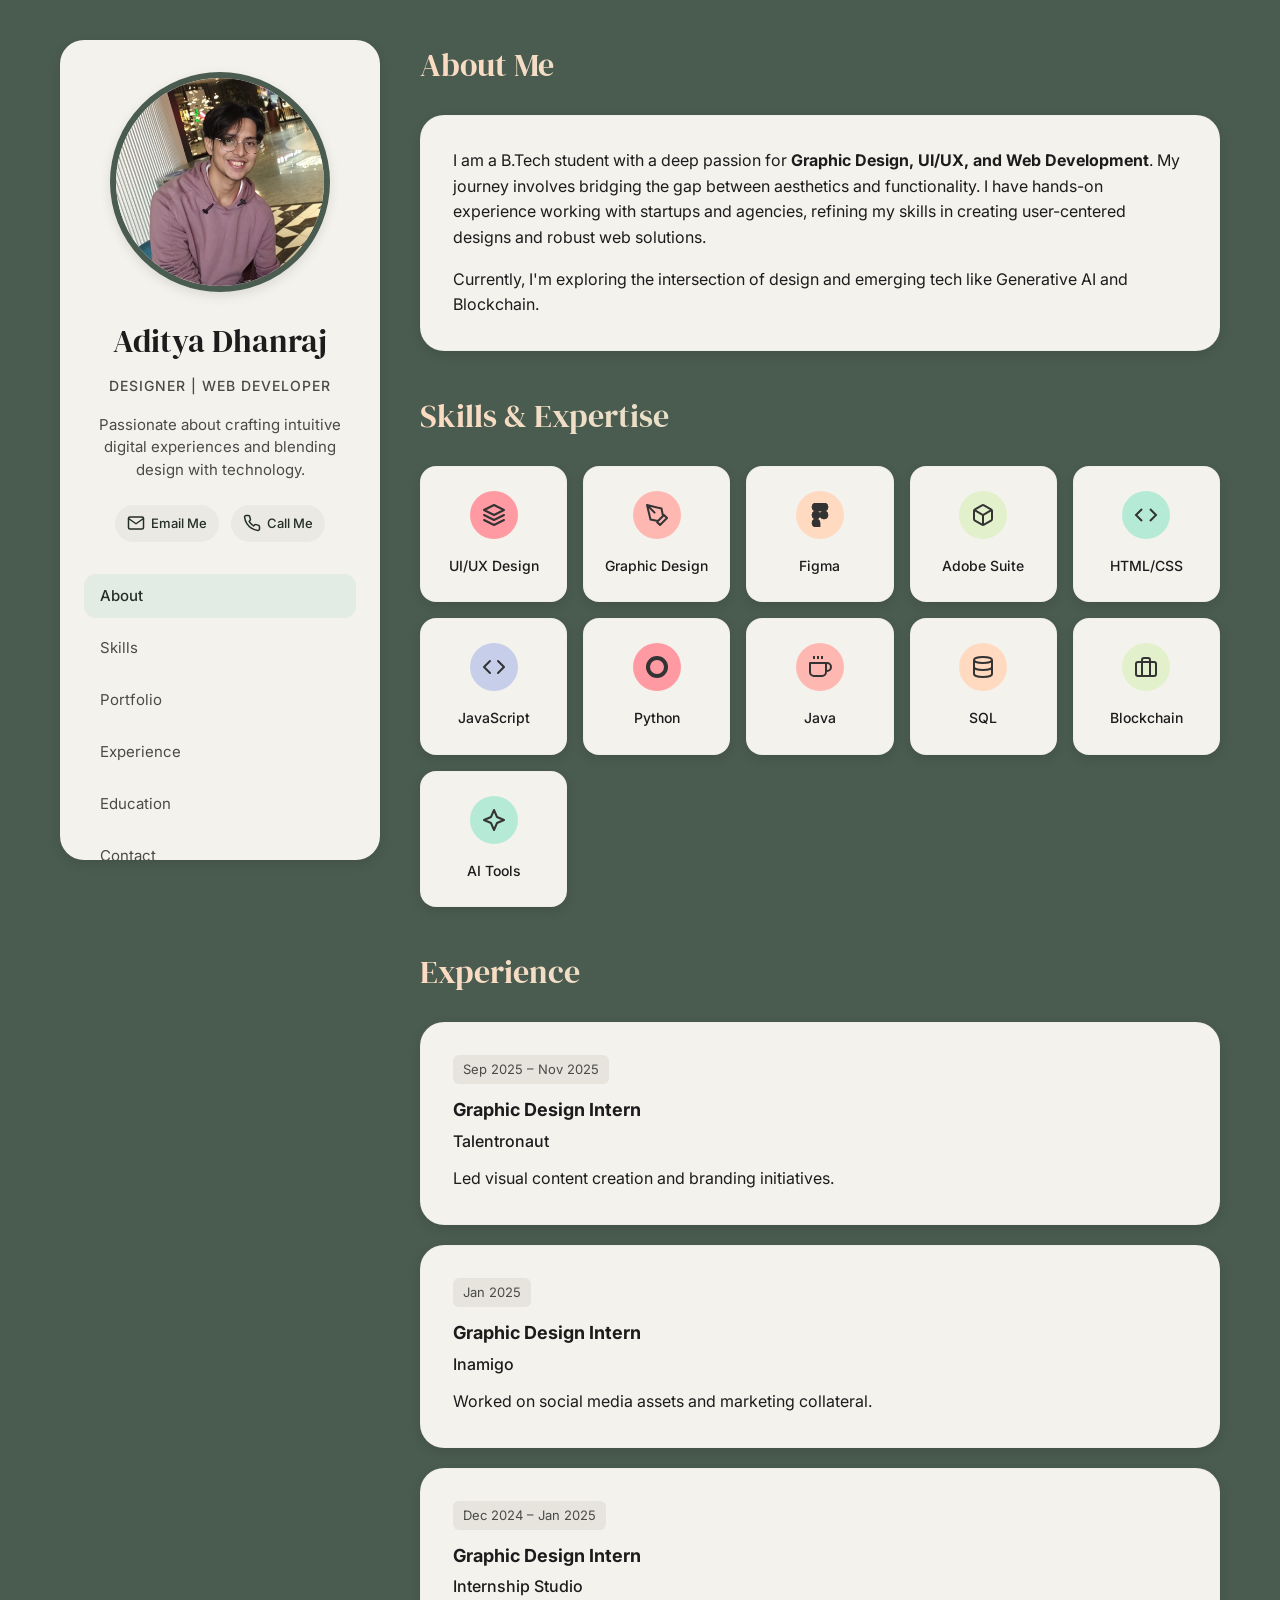
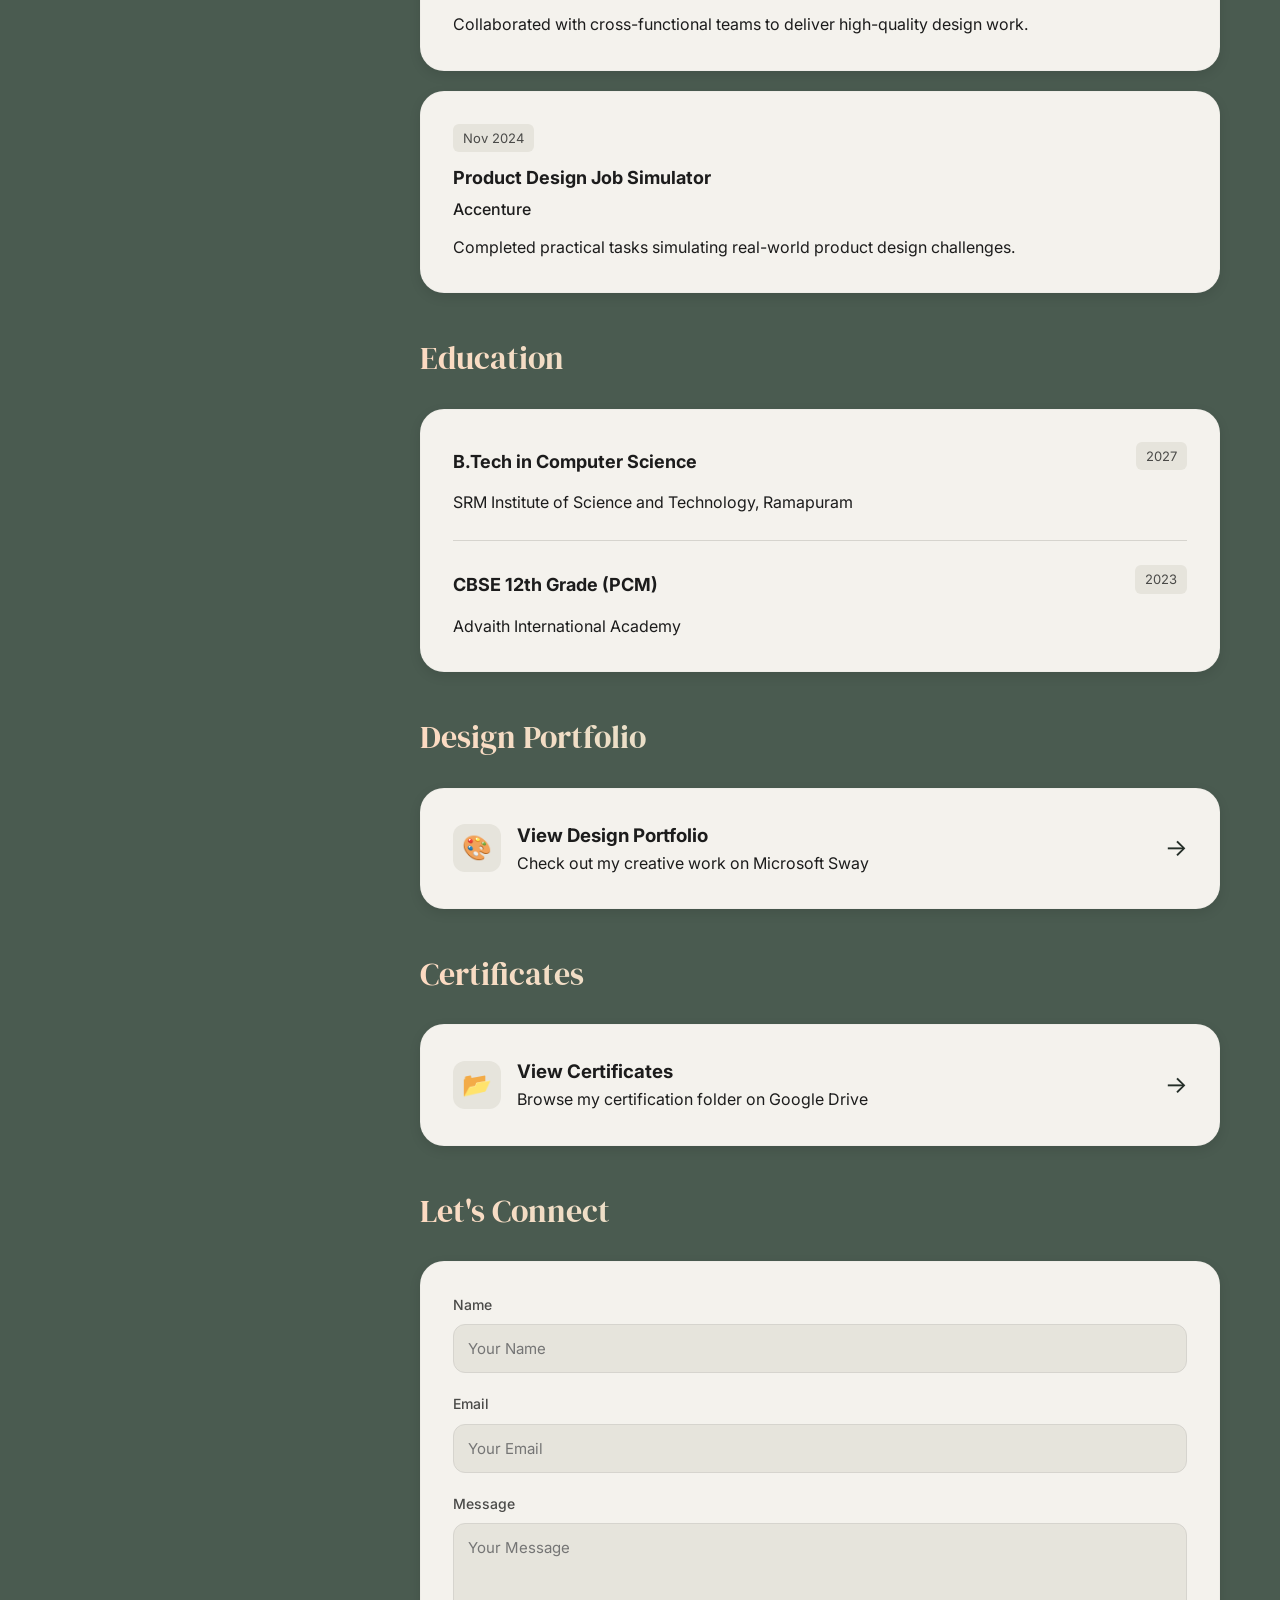
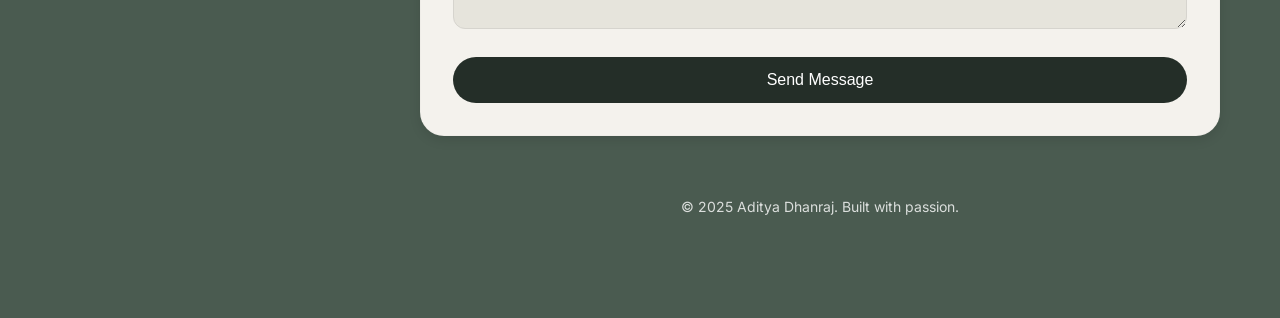
<file: index.html>
<!DOCTYPE html>
<html lang="en">

<head>
    <meta charset="UTF-8">
    <meta name="viewport" content="width=device-width, initial-scale=1.0">
    <title>Aditya Dhanraj - Creative Designer & Developer</title>
    <link rel="preconnect" href="https://fonts.googleapis.com">
    <link rel="preconnect" href="https://fonts.gstatic.com" crossorigin>
    <link
        href="https://fonts.googleapis.com/css2?family=DM+Serif+Display:ital@0;1&family=Inter:wght@300;400;500;600&display=swap"
        rel="stylesheet">
    <link rel="stylesheet" href="style.css">
</head>

<body>

    <div class="layout-grid">
        <!-- Sticky Profile Sidebar -->
        <aside class="sidebar">
            <div class="profile-card fade-in">
                <div class="profile-image-container">
                    <img src="assets/profile.jpeg" alt="Aditya Dhanraj" class="profile-image">
                </div>
                <h1 class="name">Aditya Dhanraj</h1>
                <p class="role">Designer | Web Developer</p>
                <p class="bio-short">Passionate about crafting intuitive digital experiences and blending design with
                    technology.</p>

                <div class="contact-mini">
                    <a href="https://mail.google.com/mail/?view=cm&fs=1&to=dhanrajaditya230@gmail.com" target="_blank"
                        class="contact-link">
                        <svg width="18" height="18" viewBox="0 0 24 24" fill="none" stroke="currentColor"
                            stroke-width="2" stroke-linecap="round" stroke-linejoin="round">
                            <path d="M4 4h16c1.1 0 2 .9 2 2v12c0 1.1-.9 2-2 2H4c-1.1 0-2-.9-2-2V6c0-1.1.9-2 2-2z">
                            </path>
                            <polyline points="22,6 12,13 2,6"></polyline>
                        </svg>
                        Email Me
                    </a>
                    <a href="tel:+918667492194" class="contact-link">
                        <svg width="18" height="18" viewBox="0 0 24 24" fill="none" stroke="currentColor"
                            stroke-width="2" stroke-linecap="round" stroke-linejoin="round">
                            <path
                                d="M22 16.92v3a2 2 0 0 1-2.18 2 19.79 19.79 0 0 1-8.63-3.07 19.5 19.5 0 0 1-6-6 19.79 19.79 0 0 1-3.07-8.67A2 2 0 0 1 4.11 2h3a2 2 0 0 1 2 1.72 12.84 12.84 0 0 0 .7 2.81 2 2 0 0 1-.45 2.11L8.09 9.91a16 16 0 0 0 6 6l1.27-1.27a2 2 0 0 1 2.11-.45 12.84 12.84 0 0 0 2.81.7A2 2 0 0 1 22 16.92z">
                            </path>
                        </svg>
                        Call Me
                    </a>
                </div>

                <nav class="sidebar-nav">
                    <a href="#about" class="nav-link active">About</a>
                    <a href="#skills" class="nav-link">Skills</a>
                    <a href="#portfolio" class="nav-link">Portfolio</a>
                    <a href="#experience" class="nav-link">Experience</a>
                    <a href="#education" class="nav-link">Education</a>
                    <a href="#contact" class="nav-link">Contact</a>
                </nav>

                <div class="social-links">
                    <a href="https://www.linkedin.com/in/aditya-dhanraj-09225726b" target="_blank" class="social-icon"
                        aria-label="LinkedIn">
                        <svg width="18" height="18" viewBox="0 0 24 24" fill="none" stroke="currentColor"
                            stroke-width="2" stroke-linecap="round" stroke-linejoin="round">
                            <path d="M16 8a6 6 0 0 1 6 6v7h-4v-7a2 2 0 0 0-2-2 2 2 0 0 0-2 2v7h-4v-7a6 6 0 0 1 6-6z">
                            </path>
                            <rect x="2" y="9" width="4" height="12"></rect>
                            <circle cx="4" cy="4" r="2"></circle>
                        </svg>
                    </a>
                    <a href="https://github.com/aditya23409876543" target="_blank" class="social-icon"
                        aria-label="GitHub">
                        <svg width="18" height="18" viewBox="0 0 24 24" fill="none" stroke="currentColor"
                            stroke-width="2" stroke-linecap="round" stroke-linejoin="round">
                            <path
                                d="M9 19c-5 1.5-5-2.5-7-3m14 6v-3.87a3.37 3.37 0 0 0-.94-2.61c3.14-.35 6.44-1.54 6.44-7A5.44 5.44 0 0 0 20 4.77 5.07 5.07 0 0 0 19.91 1S18.73.65 16 2.48a13.38 13.38 0 0 0-7 0C6.27.65 5.09 1 5.09 1A5.07 5.07 0 0 0 5 4.77a5.44 5.44 0 0 0-1.5 3.78c0 5.42 3.3 6.61 6.44 7A3.37 3.37 0 0 0 9 18.13V22">
                            </path>
                        </svg>
                    </a>
                </div>
            </div>
        </aside>

        <!-- Main Content Area -->
        <main class="main-content">

            <section id="about" class="content-section fade-in">
                <h2 class="section-title">About Me</h2>
                <div class="card">
                    <p class="text-body">
                        I am a B.Tech student with a deep passion for <strong>Graphic Design, UI/UX, and Web
                            Development</strong>.
                        My journey involves bridging the gap between aesthetics and functionality. I have hands-on
                        experience working with
                        startups and agencies, refining my skills in creating user-centered designs and robust web
                        solutions.
                    </p>
                    <p class="text-body mt-2">
                        Currently, I'm exploring the intersection of design and emerging tech like Generative AI and
                        Blockchain.
                    </p>
                </div>
            </section>

            <section id="skills" class="content-section fade-in">
                <h2 class="section-title">Skills & Expertise</h2>
                <div class="skills-grid-new">
                    <!-- Design -->
                    <div class="skill-item">
                        <div class="skill-icon">
                            <svg viewBox="0 0 24 24" fill="none" class="icon-svg">
                                <path d="M12 2L2 7l10 5 10-5-10-5zM2 17l10 5 10-5M2 12l10 5 10-5" stroke="currentColor"
                                    stroke-width="2" stroke-linecap="round" stroke-linejoin="round" />
                            </svg>
                        </div>
                        <span>UI/UX Design</span>
                    </div>
                    <div class="skill-item">
                        <div class="skill-icon">
                            <svg viewBox="0 0 24 24" fill="none" class="icon-svg">
                                <path d="M12 19l7-7 3 3-7 7-3-3zM18 13l-1.5-7.5L2 2l3.5 14.5L13 18l5-5zM2 2l7.586 7.586"
                                    stroke="currentColor" stroke-width="2" stroke-linecap="round"
                                    stroke-linejoin="round" />
                            </svg>
                        </div>
                        <span>Graphic Design</span>
                    </div>
                    <div class="skill-item">
                        <div class="skill-icon">
                            <svg viewBox="0 0 38 57" fill="none" class="icon-svg">
                                <path d="M19 28.5a9.5 9.5 0 1 1 19 0 9.5 9.5 0 0 1-19 0z" fill="currentColor" />
                                <path d="M0 47.5a9.5 9.5 0 0 1 19 0v9.5H9.5A9.5 9.5 0 0 1 0 47.5z"
                                    fill="currentColor" />
                                <path d="M0 28.5a9.5 9.5 0 1 1 19 0 9.5 9.5 0 0 1-19 0z" fill="currentColor" />
                                <path d="M0 9.5A9.5 9.5 0 0 1 9.5 0h9.5v19H9.5A9.5 9.5 0 0 1 0 9.5z"
                                    fill="currentColor" />
                                <path d="M19 0h9.5a9.5 9.5 0 0 1 0 19H19V0z" fill="currentColor" />
                            </svg>
                        </div>
                        <span>Figma</span>
                    </div>
                    <div class="skill-item">
                        <div class="skill-icon">
                            <svg viewBox="0 0 24 24" fill="none" class="icon-svg">
                                <path
                                    d="M21 16V8a2 2 0 0 0-1-1.73l-7-4a2 2 0 0 0-2 0l-7 4A2 2 0 0 0 3 8v8a2 2 0 0 0 1 1.73l7 4a2 2 0 0 0 2 0l7-4A2 2 0 0 0 21 16z"
                                    stroke="currentColor" stroke-width="2" stroke-linecap="round"
                                    stroke-linejoin="round" />
                                <polyline points="3.27 6.96 12 12.01 20.73 6.96"></polyline>
                                <line x1="12" y1="22.08" x2="12" y2="12"></line>
                            </svg>
                        </div>
                        <span>Adobe Suite</span>
                    </div>

                    <!-- Dev -->
                    <div class="skill-item">
                        <div class="skill-icon">
                            <svg viewBox="0 0 24 24" fill="none" class="icon-svg">
                                <polyline points="16 18 22 12 16 6"></polyline>
                                <polyline points="8 6 2 12 8 18"></polyline>
                            </svg>
                        </div>
                        <span>HTML/CSS</span>
                    </div>
                    <div class="skill-item">
                        <div class="skill-icon">
                            <svg viewBox="0 0 24 24" fill="none" class="icon-svg">
                                <path d="M16 18l6-6-6-6M8 6l-6 6 6 6" stroke="currentColor" stroke-width="2"
                                    stroke-linecap="round" stroke-linejoin="round" />
                            </svg>
                        </div>
                        <span>JavaScript</span>
                    </div>
                    <div class="skill-item">
                        <div class="skill-icon">
                            <svg viewBox="0 0 24 24" fill="none" class="icon-svg">
                                <path
                                    d="M12 2c5.523 0 10 4.477 10 10s-4.477 10-10 10S2 17.523 2 12 6.477 2 12 2zm0 2a8 8 0 1 0 0 16 8 8 0 0 0 0-16z"
                                    stroke="currentColor" stroke-width="2" />
                            </svg>
                        </div>
                        <span>Python</span>
                    </div>
                    <div class="skill-item">
                        <div class="skill-icon">
                            <svg viewBox="0 0 24 24" fill="none" class="icon-svg">
                                <path d="M18 8h1a4 4 0 0 1 0 8h-1M2 8h16v9a4 4 0 0 1-4 4H6a4 4 0 0 1-4-4V8z"
                                    stroke="currentColor" stroke-width="2" stroke-linecap="round"
                                    stroke-linejoin="round" />
                                <line x1="6" y1="1" x2="6" y2="4"></line>
                                <line x1="10" y1="1" x2="10" y2="4"></line>
                                <line x1="14" y1="1" x2="14" y2="4"></line>
                            </svg>
                        </div>
                        <span>Java</span>
                    </div>

                    <!-- Tech -->
                    <div class="skill-item">
                        <div class="skill-icon">
                            <svg viewBox="0 0 24 24" fill="none" class="icon-svg">
                                <ellipse cx="12" cy="5" rx="9" ry="3"></ellipse>
                                <path d="M21 12c0 1.66-4 3-9 3s-9-1.34-9-3"></path>
                                <path d="M3 5v14c0 1.66 4 3 9 3s9-1.34 9-3V5"></path>
                            </svg>
                        </div>
                        <span>SQL</span>
                    </div>
                    <div class="skill-item">
                        <div class="skill-icon">
                            <svg viewBox="0 0 24 24" fill="none" class="icon-svg">
                                <rect x="2" y="7" width="20" height="14" rx="2" ry="2"></rect>
                                <path d="M16 21V5a2 2 0 0 0-2-2h-4a2 2 0 0 0-2 2v16"></path>
                            </svg>
                        </div>
                        <span>Blockchain</span>
                    </div>
                    <div class="skill-item">
                        <div class="skill-icon">
                            <svg viewBox="0 0 24 24" fill="none" class="icon-svg">
                                <path d="M12 2L15 9 22 12 15 15 12 22 9 15 2 12 9 9z" stroke="currentColor"
                                    stroke-width="2" stroke-linejoin="round" />
                            </svg>
                        </div>
                        <span>AI Tools</span>
                    </div>
                </div>
            </section>

            <section id="experience" class="content-section fade-in">
                <h2 class="section-title">Experience</h2>

                <div class="timeline">
                    <div class="card timeline-item">
                        <span class="date">Sep 2025 – Nov 2025</span>
                        <h3>Graphic Design Intern</h3>
                        <h4>Talentronaut</h4>
                        <p>Led visual content creation and branding initiatives.</p>
                    </div>

                    <div class="card timeline-item">
                        <span class="date">Jan 2025</span>
                        <h3>Graphic Design Intern</h3>
                        <h4>Inamigo</h4>
                        <p>Worked on social media assets and marketing collateral.</p>
                    </div>

                    <div class="card timeline-item">
                        <span class="date">Dec 2024 – Jan 2025</span>
                        <h3>Graphic Design Intern</h3>
                        <h4>Internship Studio</h4>
                        <p>Collaborated with cross-functional teams to deliver high-quality design work.</p>
                    </div>

                    <div class="card timeline-item">
                        <span class="date">Nov 2024</span>
                        <h3>Product Design Job Simulator</h3>
                        <h4>Accenture</h4>
                        <p>Completed practical tasks simulating real-world product design challenges.</p>
                    </div>
                </div>
            </section>

            <section id="education" class="content-section fade-in">
                <h2 class="section-title">Education</h2>
                <div class="card">
                    <div class="edu-item">
                        <div class="edu-header">
                            <h3>B.Tech in Computer Science</h3>
                            <span class="date">2027</span>
                        </div>
                        <p>SRM Institute of Science and Technology, Ramapuram</p>
                    </div>
                    <hr class="divider">
                    <div class="edu-item">
                        <div class="edu-header">
                            <h3>CBSE 12th Grade (PCM)</h3>
                            <span class="date">2023</span>
                        </div>
                        <p>Advaith International Academy</p>
                    </div>
                </div>
            </section>

            <section id="portfolio" class="content-section fade-in">
                <h2 class="section-title">Design Portfolio</h2>
                <a href="https://sway.cloud.microsoft/4iTVu0WP2Vy2KkqE?ref=Link&loc=mysways" target="_blank"
                    class="card link-card">
                    <div class="link-card-content">
                        <div class="icon-box">🎨</div>
                        <div>
                            <h3>View Design Portfolio</h3>
                            <p>Check out my creative work on Microsoft Sway</p>
                        </div>
                    </div>
                    <div class="arrow">→</div>
                </a>
            </section>

            <section id="certificates" class="content-section fade-in">
                <h2 class="section-title">Certificates</h2>
                <a href="https://drive.google.com/drive/folders/114IolFlKQ2Xmfeh9mpmD2cZw5xXHDcrh" target="_blank"
                    class="card link-card">
                    <div class="link-card-content">
                        <div class="icon-box">📂</div>
                        <div>
                            <h3>View Certificates</h3>
                            <p>Browse my certification folder on Google Drive</p>
                        </div>
                    </div>
                    <div class="arrow">→</div>
                </a>
            </section>

            <section id="contact" class="content-section fade-in">
                <h2 class="section-title">Let's Connect</h2>
                <form class="card contact-form" action="https://formspree.io/f/xrbzdvlq" method="POST">
                    <div class="form-group">
                        <label for="name">Name</label>
                        <input type="text" id="name" name="name" placeholder="Your Name" required>
                    </div>
                    <div class="form-group">
                        <label for="email">Email</label>
                        <input type="email" id="email" name="email" placeholder="Your Email" required>
                    </div>
                    <div class="form-group">
                        <label for="message">Message</label>
                        <textarea id="message" name="message" rows="4" placeholder="Your Message" required></textarea>
                    </div>
                    <button type="submit" class="btn-primary">Send Message</button>
                </form>
            </section>

            <footer class="footer">
                <p>&copy; 2025 Aditya Dhanraj. Built with passion.</p>
            </footer>

        </main>
    </div>

    <script src="script.js"></script>
</body>


</html>
</file>
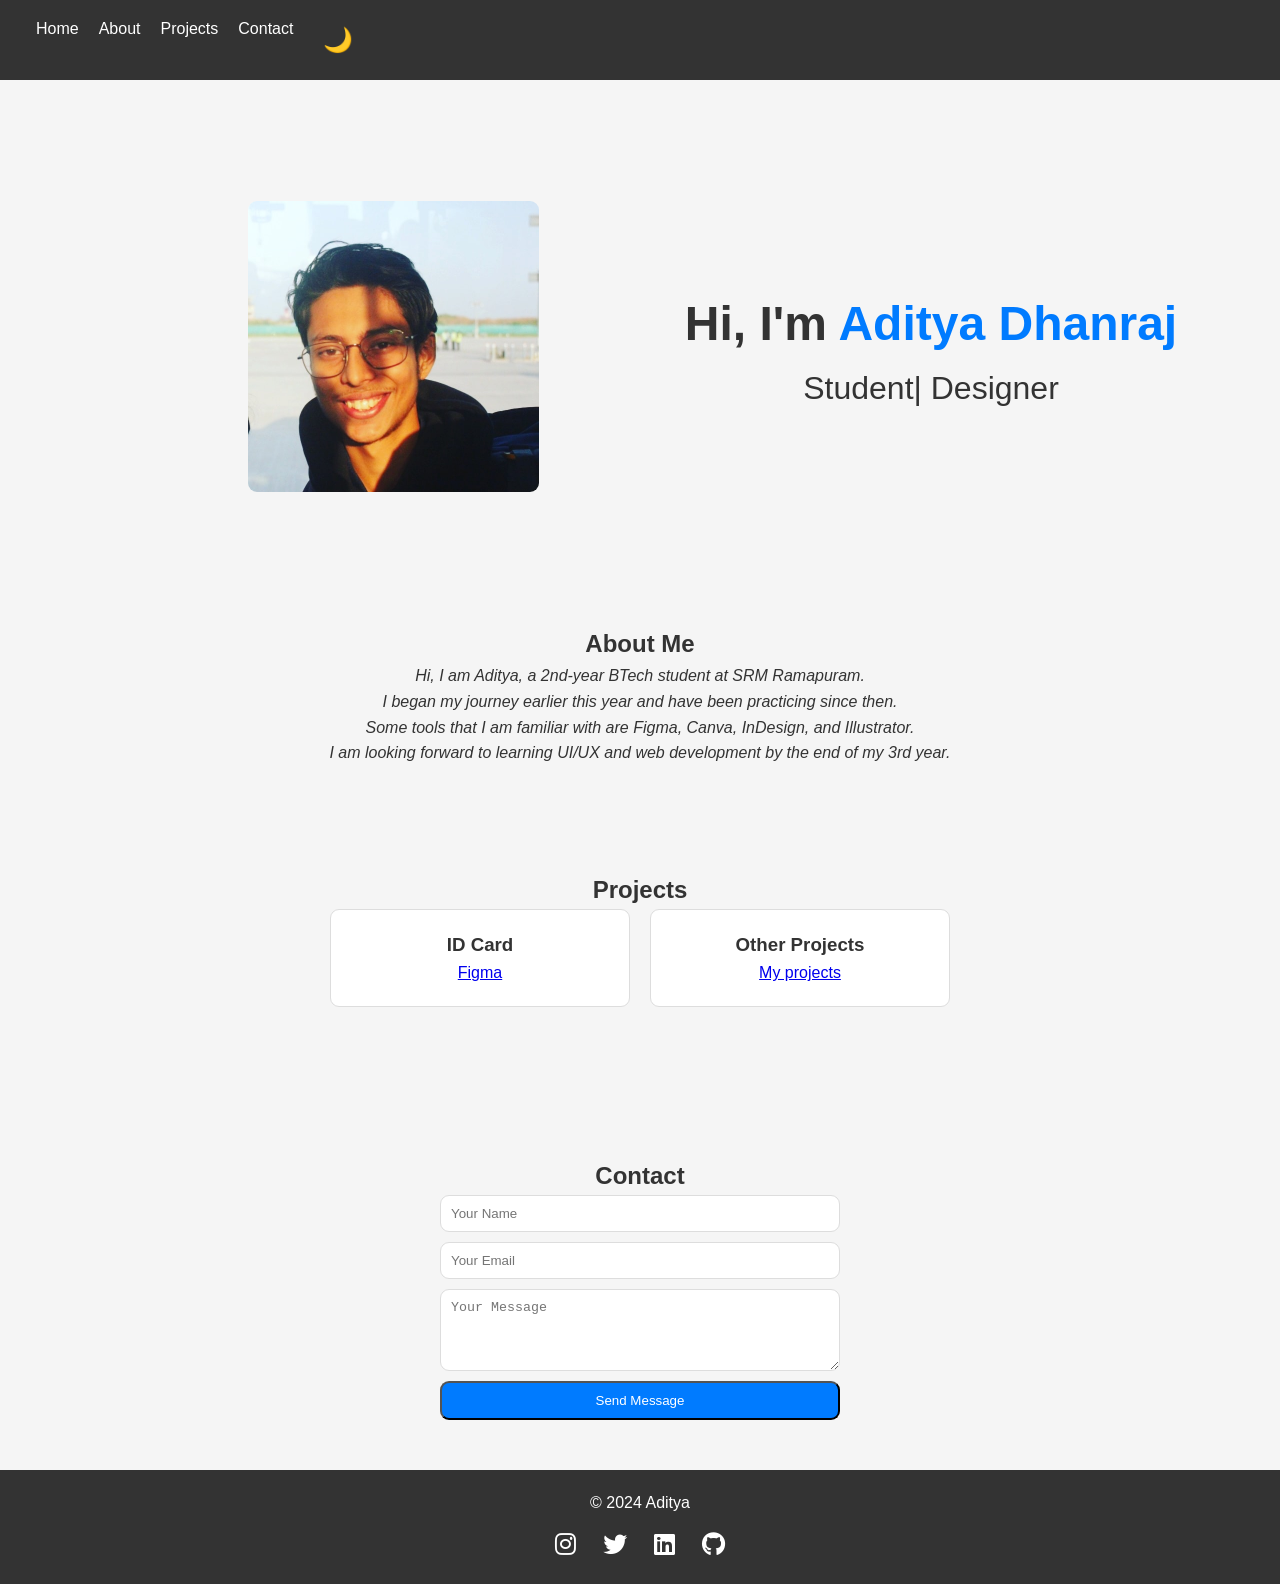
<file: portfolio/index.html>
<!DOCTYPE html>
<html lang="en">
<head>
    <meta charset="UTF-8">
    <meta name="viewport" content="width=device-width, initial-scale=1.0">
    <title>My Portfolio</title>
    <link rel="stylesheet" href="css/style.css">
    <link rel="stylesheet" href="https://cdnjs.cloudflare.com/ajax/libs/font-awesome/6.0.0-beta3/css/all.min.css">

</head>
<body>
    <header>
        <nav>
          
              
            <ul class="nav-links">
                <li><a href="#home">Home</a></li>
                <li><a href="#about">About</a></li>
                <li><a href="#projects">Projects</a></li>
                <li><a href="#contact">Contact</a></li>
                <li><button class="theme-toggle" id="theme-toggle">🌙</button></li>
            </ul>
        </nav>
    </header>

    <!-- Rest of your page content -->
    <section id="home">
        <div class="logo-container">
            <a href="#foot"><img src="my pic.jpeg" alt="3D Hovering Logo" class="logo"></a>
        </div>
        <div class="intro">
            <h1>Hi, I'm <span>Aditya Dhanraj</span></h1>
            <p>Student| Designer</p>
        </div>
    </section>

    <section id="about">
        <h2>About Me</h2>
        <p>
            <i>
                Hi, I am Aditya, a 2nd-year BTech student at SRM Ramapuram.<br>
                I began my journey earlier this year and have been practicing since then.<br>
                Some tools that I am familiar with are Figma, Canva, InDesign, and Illustrator.<br>
                I am looking forward to learning UI/UX and web development by the end of my 3rd year.
            </i>
        </p>
        
    </section>

    <section id="projects">
        <h2>Projects</h2>
        <div class="projects-container">
            <div class="project">
                <h3>ID Card</h3>
                <p><a href="https://www.figma.com/design/AhWtKeOGu5Izcp2zM3f2Ys/Untitled-(Copy)?m=auto&t=sSEpO5o9ACSVsRZ7-6">Figma</a></p>
            </div>
            <div class="project">
                <h3>Other Projects</h3>
                <p><a href="https://sway.cloud.microsoft/4iTVu0WP2Vy2KkqE?ref=Link&loc=play">My projects</a></p>
            </div>
        </div>
    </section>

    <section id="contact">
        <h2>Contact</h2>
        <form action="https://formspree.io/f/xrbzdvlq" method="POST">
            <input type="text" name="name" placeholder="Your Name" required>
            <input type="email" name="email" placeholder="Your Email" required>
            <textarea name="message" rows="4" placeholder="Your Message" required></textarea>
            <button type="submit">Send Message</button>
        </form>
        
    </section>

    <footer>
        <section id="foot">
        <p>© 2024 Aditya</p>
        <div class="social-icons">
            <a href="https://www.instagram.com/__https.aditya__?utm_source=ig_web_button_share_sheet&igsh=ZDNlZDc0MzIxNw==" target="_blank">
                <i class="fab fa-instagram"></i>
            </a>
            <a href="https://x.com/Aditya250189455?t=fKO1JxmdLKlGTw64EDZP6Q&s=09" target="_blank">
                <i class="fab fa-twitter"></i>
            </a>
            <a href="https://www.linkedin.com/in/aditya-dhanraj-09225726b?utm_source=share&utm_campaign=share_via&utm_content=profile&utm_medium=android_app" target="_blank">
                <i class="fab fa-linkedin"></i>
            </a>
            <a href="https://github.com/aditya23409876543" target="_blank">
                    <i class="fab fa-github"></i>
            </a>
        </div>
        </section>
    </footer>
    

    <script src="js/main.js"></script>
</body>
</html>
</file>
<file: style.css>
:root {
    --bg-color: #4A5B50;
    /* Olive Green Background */
    --surface-color: #F4F2ED;
    /* Soft Beige Cards */
    --element-bg: #E6E4DC;
    /* Light element background */
    --accent-color: #242E28;

    /* Vibrant Palette */
    --color-1: #FF9AA2;
    /* Pastel Pink */
    --color-2: #FFB7B2;
    /* Pastel Salmon */
    --color-3: #FFDAC1;
    /* Pastel Peach */
    --color-4: #E2F0CB;
    /* Pastel Lime */
    --color-5: #B5EAD7;
    /* Pastel Mint */
    --color-6: #C7CEEA;
    /* Pastel Purple */

    --text-primary: #1C1C1C;
    --text-secondary: #4A4A48;
    --border-color: #D6D4CE;
    --shadow-sm: 0 4px 12px rgba(0, 0, 0, 0.1);
    --shadow-md: 0 12px 32px rgba(0, 0, 0, 0.15);
    --radius-lg: 24px;
    --radius-md: 16px;
    --font-heading: 'DM Serif Display', serif;
    --font-body: 'Inter', sans-serif;
}

* {
    margin: 0;
    padding: 0;
    box-sizing: border-box;
}

body {
    background-color: var(--bg-color);
    color: var(--text-primary);
    font-family: var(--font-body);
    line-height: 1.6;
    -webkit-font-smoothing: antialiased;
}

a {
    text-decoration: none;
    color: inherit;
    transition: all 0.2s ease;
}

/* Layout Grid */
.layout-grid {
    display: grid;
    grid-template-columns: 320px 1fr;
    gap: 40px;
    max-width: 1200px;
    margin: 0 auto;
    padding: 40px 20px;
    min-height: 100vh;
}

/* Sidebar Styles */
.sidebar {
    height: auto;
    /* Allow natural height */
    max-height: calc(100vh - 80px);
    /* Constrain to viewport */
    position: sticky;
    top: 40px;
}

.profile-card {
    background: var(--surface-color);
    padding: 32px 24px;
    border-radius: var(--radius-lg);
    box-shadow: var(--shadow-sm);
    text-align: center;
    height: auto;
    /* Natural height */
    max-height: 100%;
    /* Respect parent max-height */
    display: flex;
    flex-direction: column;
    align-items: center;
    overflow-y: auto;
    /* Scroll if content is too tall */
    /* Hide scrollbar for cleaner look */
    scrollbar-width: none;
    /* Firefox */
    -ms-overflow-style: none;
    /* IE and Edge */
}

.profile-card::-webkit-scrollbar {
    display: none;
    /* Chrome, Safari and Opera */
}

.profile-image-container {
    width: 220px;
    height: 220px;
    min-width: 220px;
    /* Ensure it never shrinks */
    min-height: 220px;
    flex-shrink: 0;
    /* Prevent flex squashing */
    border-radius: 50%;
    overflow: hidden;
    margin-bottom: 24px;
    border: 6px solid var(--bg-color);
    box-shadow: var(--shadow-sm);
}

.profile-image {
    width: 100%;
    height: 100%;
    object-fit: cover;
}

.name {
    font-family: var(--font-heading);
    font-size: 32px;
    font-weight: 400;
    margin-bottom: 8px;
    color: var(--text-primary);
}

.role {
    font-size: 14px;
    text-transform: uppercase;
    letter-spacing: 1px;
    color: var(--text-secondary);
    margin-bottom: 16px;
    font-weight: 500;
}

.bio-short {
    font-size: 15px;
    color: var(--text-secondary);
    margin-bottom: 24px;
    line-height: 1.5;
}

.contact-mini {
    display: flex;
    gap: 12px;
    margin-bottom: 32px;
}

.contact-link {
    display: flex;
    align-items: center;
    gap: 6px;
    font-size: 13px;
    font-weight: 500;
    color: var(--accent-color);
    padding: 8px 12px;
    background: rgba(47, 62, 48, 0.05);
    /* Light variation of accent */
    border-radius: 50px;
}

.contact-link:hover {
    background: var(--accent-color);
    color: white;
}

.sidebar-nav {
    display: flex;
    flex-direction: column;
    width: 100%;
    gap: 8px;
    margin-bottom: auto;
    /* Push social icons down */
}

.nav-link {
    display: block;
    padding: 10px 16px;
    border-radius: 12px;
    font-size: 15px;
    color: var(--text-secondary);
    text-align: left;
}

.nav-link:hover,
.nav-link.active {
    background: #E3EBE5;
    /* Light green hover */
    color: var(--accent-color);
    font-weight: 500;
}

.social-links {
    display: flex;
    gap: 12px;
    margin-top: 24px;
}

.social-icon {
    width: 36px;
    height: 36px;
    border-radius: 50%;
    background: var(--element-bg);
    /* Light bg for visibility */
    display: flex;
    align-items: center;
    justify-content: center;
    font-size: 12px;
    font-weight: bold;
    color: var(--accent-color);
}

.social-icon:hover {
    background: #E3EBE5;
    /* Light green hover */
    color: var(--accent-color);
}

/* Main Content Styles */
.main-content {
    display: flex;
    flex-direction: column;
    gap: 40px;
    padding-bottom: 60px;
}

.content-section {
    scroll-margin-top: 40px;
}

.section-title {
    font-family: var(--font-heading);
    font-size: 32px;
    /* color: var(--surface-color);  Fallback handled below */
    margin-bottom: 24px;
    font-weight: 400;

    background: linear-gradient(45deg, var(--color-3), var(--color-5));
    /* Peach to Mint */
    -webkit-background-clip: text;
    -webkit-text-fill-color: transparent;
    background-clip: text;
    color: var(--surface-color);
}

.card {
    background: var(--surface-color);
    padding: 32px;
    border-radius: var(--radius-lg);
    box-shadow: var(--shadow-sm);
    border: 1px solid rgba(0, 0, 0, 0.02);
    transition: transform 0.2s ease, box-shadow 0.2s ease;
}

.card:hover {
    transform: translateY(-2px);
    box-shadow: var(--shadow-md);
}

.text-body {
    font-size: 16px;
    color: var(--text-primary);
}

.mt-2 {
    margin-top: 16px;
}

/* Skills Grid New */
.skills-grid-new {
    display: grid;
    grid-template-columns: repeat(auto-fill, minmax(130px, 1fr));
    gap: 16px;
}

.skill-item {
    background: var(--surface-color);
    padding: 24px 16px;
    border-radius: var(--radius-md);
    text-align: center;
    border: 1px solid rgba(0, 0, 0, 0.02);
    box-shadow: var(--shadow-sm);
    transition: all 0.2s ease;
    display: flex;
    flex-direction: column;
    align-items: center;
    gap: 12px;
}

.skill-item:hover {
    transform: translateY(-4px);
    box-shadow: var(--shadow-md);
    border-color: var(--accent-color);
    background-color: #E3EBE5;
    /* Light green hover */
}

.skill-item:nth-child(6n+1) .skill-icon {
    background: var(--color-1);
    color: #333;
}

.skill-item:nth-child(6n+2) .skill-icon {
    background: var(--color-2);
    color: #333;
}

.skill-item:nth-child(6n+3) .skill-icon {
    background: var(--color-3);
    color: #333;
}

.skill-item:nth-child(6n+4) .skill-icon {
    background: var(--color-4);
    color: #333;
}

.skill-item:nth-child(6n+5) .skill-icon {
    background: var(--color-5);
    color: #333;
}

.skill-item:nth-child(6n+6) .skill-icon {
    background: var(--color-6);
    color: #333;
}

.skill-icon {
    width: 48px;
    height: 48px;
    /* background: var(--element-bg);  Removed to let nth-child override */
    border-radius: 50%;
    display: flex;
    align-items: center;
    justify-content: center;
    color: var(--accent-color);
    margin-bottom: 4px;
    transition: transform 0.3s ease;
}

.skill-item:hover .skill-icon {
    transform: rotate(10deg) scale(1.1);
}

.icon-svg {
    width: 24px;
    height: 24px;
    stroke: currentColor;
    stroke-width: 2;
    fill: none;
}

/* For icons that use fill instead of stroke */
.icon-svg[fill="currentColor"] {
    fill: currentColor;
    stroke: none;
}

.skill-item span {
    font-size: 14px;
    font-weight: 500;
    color: var(--text-primary);
}

/* Timeline */
.timeline {
    display: flex;
    flex-direction: column;
    gap: 20px;
}

.timeline-item h3 {
    font-size: 18px;
    margin-bottom: 4px;
}

.timeline-item h4 {
    font-size: 16px;
    font-weight: 500;
    color: var(--accent-light);
    margin-bottom: 12px;
}

.date {
    display: inline-block;
    font-size: 13px;
    color: var(--text-secondary);
    background: var(--element-bg);
    /* Light bg */
    padding: 4px 10px;
    border-radius: 6px;
    margin-bottom: 12px;
}

/* Education */
.edu-item:not(:last-child) {
    margin-bottom: 24px;
}

.edu-header {
    display: flex;
    justify-content: space-between;
    align-items: center;
    margin-bottom: 8px;
}

.edu-header h3 {
    font-size: 18px;
}

.divider {
    border: none;
    border-top: 1px solid var(--border-color);
    margin: 24px 0;
}

/* Link Card */
.link-card {
    display: flex;
    align-items: center;
    justify-content: space-between;
    cursor: pointer;
    text-decoration: none;
}

.link-card-content {
    display: flex;
    align-items: center;
    gap: 16px;
}

.icon-box {
    width: 48px;
    height: 48px;
    background: var(--element-bg);
    /* Light bg */
    border-radius: 12px;
    display: flex;
    align-items: center;
    justify-content: center;
    font-size: 24px;
}

.arrow {
    font-size: 24px;
    color: var(--accent-color);
    transition: transform 0.2s;
}

.link-card:hover .arrow {
    transform: translateX(5px);
}

/* Forms */
.form-group {
    margin-bottom: 20px;
}

label {
    display: block;
    margin-bottom: 8px;
    font-size: 14px;
    font-weight: 500;
    color: var(--text-secondary);
}

input,
textarea {
    width: 100%;
    padding: 14px;
    border-radius: 12px;
    border: 1px solid var(--border-color);
    background: var(--element-bg);
    /* Light input bg */
    font-family: inherit;
    font-size: 15px;
    transition: all 0.2s;
}

input:focus,
textarea:focus {
    outline: none;
    border-color: var(--accent-color);
    background: white;
}

.btn-primary {
    display: inline-block;
    background: var(--accent-color);
    color: white;
    padding: 14px 28px;
    border-radius: 50px;
    border: none;
    font-size: 16px;
    font-weight: 500;
    cursor: pointer;
    transition: all 0.2s;
    width: 100%;
}

.btn-primary:hover {
    background: linear-gradient(45deg, var(--color-1), var(--color-2));
    color: #1c1c1c;
    transform: translateY(-2px);
    box-shadow: 0 4px 15px rgba(255, 154, 162, 0.4);
}

/* Footer */
.footer {
    text-align: center;
    font-size: 14px;
    color: rgba(255, 255, 255, 0.8);
    /* Light text for dark background */
    margin-top: 20px;
}

/* Responsive */
@media (max-width: 900px) {
    .layout-grid {
        grid-template-columns: 1fr;
        gap: 30px;
        padding: 20px;
    }

    .sidebar {
        position: relative;
        height: auto;
        top: 0;
    }

    .sidebar-nav {
        display: none;
        /* Hide nav on mobile for simplicity, or make it horizontal */
    }

    .contact-mini {
        justify-content: center;
    }
}

/* Animation Classes */
.fade-in {
    opacity: 0;
    transform: translateY(20px);
    transition: opacity 0.6s ease-out, transform 0.6s ease-out;
}

.visible {
    opacity: 1;
    transform: translateY(0);
}
</file>
<file: portfolio/css/style.css>
/* General Styles */
* {
    margin: 0;
    padding: 0;
    box-sizing: border-box;
}

body {
    font-family: Arial, sans-serif;
    line-height: 1.6;
    background-color: #f5f5f5;
    color: #333;
    transition: background-color 0.3s ease-in-out, color 0.3s ease-in-out;
}

header {
    background-color: #333;
    padding: 1rem;
    position: sticky;
    top: 0;
    width: 100%;
}

nav {
    display: flex;
    justify-content: space-between;
    align-items: center;
}

.nav-links {
    list-style: none;
    display: flex;
}

.nav-links li {
    margin-left: 20px;
}

.nav-links a {
    color: #fff;
    text-decoration: none;
}

.theme-toggle {
    background: none;
    border: none;
    cursor: pointer;
    color: #fff;
    font-size: 1.5rem;
}

/* Home Section */
#home {
    height: 60vh;
    display: flex;
    justify-content: center;
    align-items: center;
    text-align: center;
}
#home {
    logo-container {
        width: 30px;
        height: 30px;
        perspective: 100px; /* Adds 3D perspective */
    }
    
    .logo {
        border-radius: 1dvh;
        width: 50%;
        height: 50%;
        transition: transform 0.1s ease-out; /* Smooth transition */
        transform-style: preserve-3d;
        transform: rotateX(0deg) rotateY(0deg); /* Initial flat position */
    }
    
}

#home .intro {
    font-size: 2rem;
}

#home span {
    color: #007bff;
}

/* About Section */
#about {
    padding: 5px 2px;
    text-align: center;
}

#projects {
    padding: 100px 20px;
    text-align: center;
}

.projects-container {
    display: flex;
    justify-content: center;
    gap: 20px;
    flex-wrap: wrap;
}

.project {
    width: 300px;
    padding: 20px;
    border-radius: 1dvh;
    border: 1px solid #ddd;
    background-color: #fff;
}

#contact {
    padding: 50px 20px;
    text-align: center;
}

form {
    display: flex;
    flex-direction: column;
    gap: 10px;
    max-width: 400px;
    margin: 0 auto;
}

input, textarea {
    padding: 10px;
    border-radius: 1dvh;
    border: 1px solid #ddd;
    width: 100%;
}

button {
    padding: 10px;
    border-radius: 1dvh;
    background-color: #007bff;
    color: #fff;
    cursor: pointer;
}

button:hover {
    background-color: #0056b3;
    border-radius: 1dvh;
}

footer {
    text-align: center;
    padding: 20px;
    background-color: #333;
    color: #fff;
}

.social-icons {
    margin-top: 10px;
}

.social-icons a {
    margin: 0 10px;
    color: #fff;
    font-size: 24px;
    text-decoration: none;
    transition: color 0.3s ease;
}

.social-icons a:hover {
    color: #f39c12; /* Change to your preferred hover color */
}


/* Dark Mode Styles */
.dark-mode {
    background-color: #1e1e1e;
    color: #fff;
}

/* Responsive Design */
@media (max-width: 768px) {
    .projects-container {
        flex-direction: column;
    }

    .nav-links {
        flex-direction: column;
    }

    .nav-links li {
        margin: 10px 0;
    }
}

/* Styles for rotating image near the logo */
</file>
